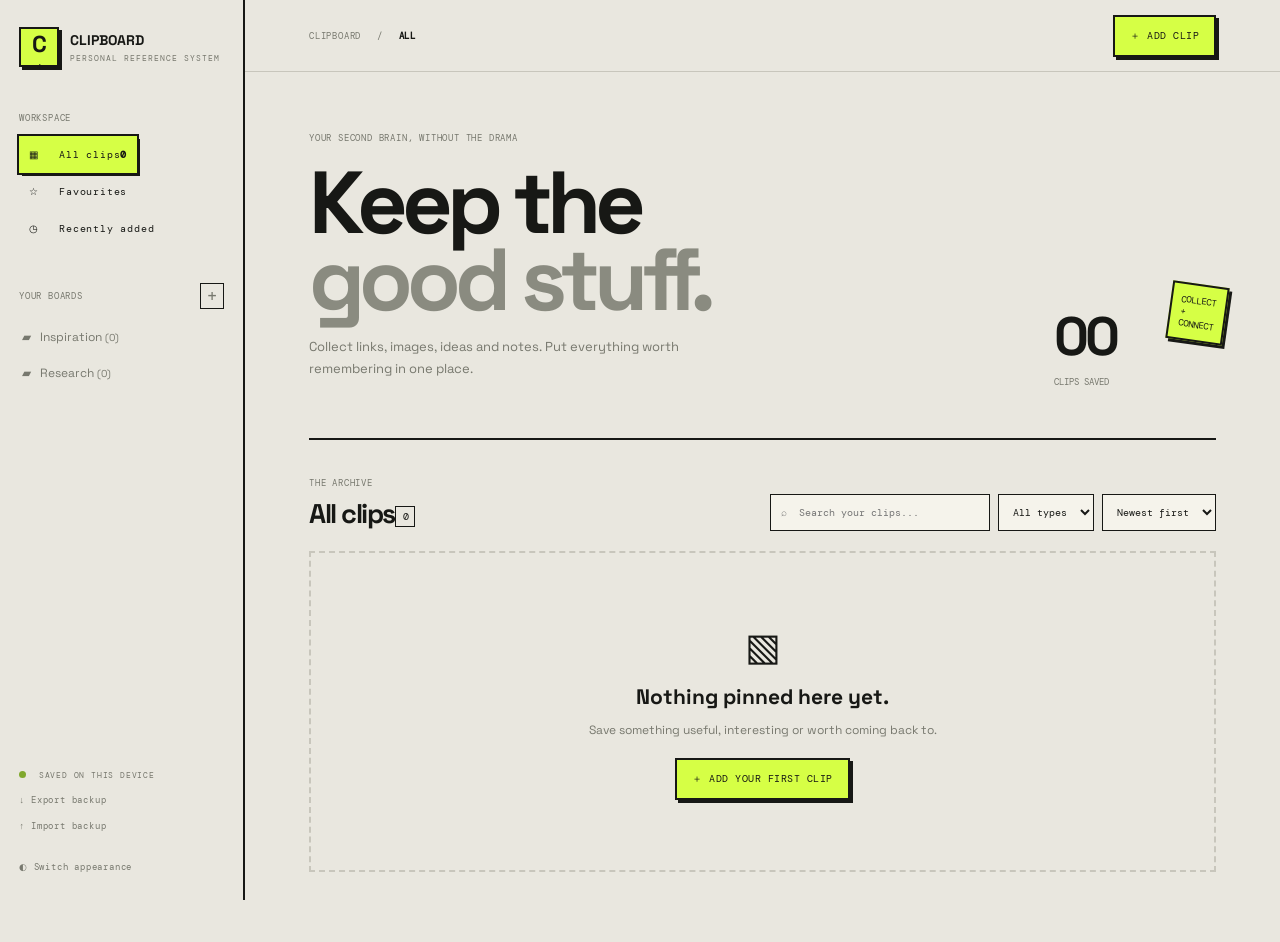
<file: index.html>
<!doctype html>
<html lang="en"><head><meta charset="utf-8"><meta name="viewport" content="width=device-width,initial-scale=1"><title>ClipBoard — Collect what matters</title><link rel="preconnect" href="https://fonts.googleapis.com"><link href="https://fonts.googleapis.com/css2?family=DM+Mono:wght@400;500&family=Space+Grotesk:wght@400;500;600;700&display=swap" rel="stylesheet"><link rel="stylesheet" href="style.css"></head>
<body><div class="app">
<aside class="sidebar"><a class="brand" href="#"><span class="mark">C<span>+</span></span><span>CLIPBOARD<small>PERSONAL REFERENCE SYSTEM</small></span></a>
<div class="side-label">WORKSPACE</div><nav><button class="nav active" data-view="all">▦ &nbsp; All clips <b id="all-count">0</b></button><button class="nav" data-view="favorites">☆ &nbsp; Favourites</button><button class="nav" data-view="recent">◷ &nbsp; Recently added</button></nav>
<div class="side-label board-head">YOUR BOARDS <button id="add-board-side">+</button></div><div id="board-list" class="board-list"></div>
<div class="side-bottom"><span class="saved"><i></i> SAVED ON THIS DEVICE</span><button class="plain" id="export">↓ Export backup</button><label class="plain import">↑ Import backup<input id="import" type="file" accept="application/json"></label><button class="plain" id="theme">◐ Switch appearance</button></div></aside>
<main><header class="top"><div class="crumb">CLIPBOARD <span>/</span> <b id="where">ALL CLIPS</b></div><button class="add" id="add">＋ ADD CLIP</button></header>
<section class="content"><div class="hero"><div><div class="eyebrow">YOUR SECOND BRAIN, WITHOUT THE DRAMA</div><h1>Keep the<br><em>good stuff.</em></h1><p>Collect links, images, ideas and notes. Put everything worth remembering in one place.</p></div><div class="hero-count"><strong id="total">00</strong><span>CLIPS SAVED</span><div class="sticker">COLLECT<br>+ CONNECT</div></div></div>
<div class="section-head"><div><div class="eyebrow">THE ARCHIVE</div><h2 id="heading">All clips <small id="subcount">0</small></h2></div><div class="tools"><input id="search" placeholder="⌕  Search your clips..."><select id="type-filter"><option value="">All types</option><option>Link</option><option>Image</option><option>Note</option><option>Idea</option></select><select id="sort"><option value="new">Newest first</option><option value="old">Oldest first</option><option value="az">Title A–Z</option></select></div></div>
<div id="grid" class="grid"></div><div id="empty" class="empty"><div>▧</div><h3>Nothing pinned here yet.</h3><p>Save something useful, interesting or worth coming back to.</p><button class="add" id="empty-add">＋ ADD YOUR FIRST CLIP</button></div>
</section></main></div>
<dialog id="clip-modal"><form id="clip-form"><div class="modal-head"><div><div class="eyebrow">NEW REFERENCE</div><h2 id="modal-title">Add a clip</h2></div><button type="button" class="x" data-close="clip-modal">×</button></div><input type="hidden" name="id"><div class="fields"><label>CLIP TITLE<input name="title" required maxlength="100" placeholder="Give it a name"></label><label>TYPE<select name="type"><option>Link</option><option>Image</option><option>Note</option><option>Idea</option></select></label><label class="wide">URL <span>OPTIONAL — FOR LINKS OR IMAGE REFERENCES</span><input name="url" type="url" placeholder="https://..."></label><label class="wide">DESCRIPTION / NOTES<textarea name="description" rows="4" maxlength="1200" placeholder="Why did you save this? Add details..."></textarea></label><label>BOARD<select name="board" id="board-select"><option value="">Unsorted</option></select></label><label>TAG<input name="tag" maxlength="30" placeholder="design, research..."></label><label class="wide">IMAGE PREVIEW URL <span>OPTIONAL — PUBLIC IMAGE LINK</span><input name="image" type="url" placeholder="https://..."></label></div><div class="modal-actions"><button type="button" class="outline" data-close="clip-modal">CANCEL</button><button class="add">SAVE CLIP ↗</button></div></form></dialog>
<dialog id="board-modal"><form id="board-form"><div class="modal-head"><div><div class="eyebrow">MAKE A SPACE</div><h2>New board</h2></div><button type="button" class="x" data-close="board-modal">×</button></div><label>BOARD NAME<input name="name" required maxlength="35" placeholder="Visual inspiration"></label><label>DESCRIPTION<input name="description" maxlength="90" placeholder="What's this board for?"></label><div class="modal-actions"><button type="button" class="outline" data-close="board-modal">CANCEL</button><button class="add">CREATE ↗</button></div></form></dialog>
<dialog id="detail-modal"><div id="detail"></div></dialog><div id="toast" role="status"></div><script src="script.js"></script></body></html>
</file>
<file: style.css>
*{box-sizing:border-box}:root{--bg:#e9e7df;--ink:#171815;--muted:#77786e;--line:#c8c6bc;--card:#f5f3eb;--lime:#d6ff45;--mono:"DM Mono",monospace;--sans:"Space Grotesk",sans-serif}body.dark{--bg:#171815;--ink:#f0eee5;--muted:#aaa99f;--line:#44453e;--card:#23241f}body{margin:0;background:var(--bg);color:var(--ink);font-family:var(--sans)}button,input,select,textarea{font:inherit;color:inherit}button{cursor:pointer}.app{min-height:100vh;display:grid;grid-template-columns:245px 1fr}.sidebar{height:100vh;position:sticky;top:0;border-right:2px solid var(--ink);padding:27px 19px;display:flex;flex-direction:column}.brand{display:flex;align-items:center;gap:11px;color:var(--ink);text-decoration:none;font-weight:700;font-size:14px}.brand small{display:block;font:8px var(--mono);letter-spacing:1px;color:var(--muted);margin-top:4px}.mark{width:40px;height:40px;background:var(--lime);border:2px solid var(--ink);box-shadow:3px 3px 0 var(--ink);display:grid;place-items:center;font-size:23px;color:#171815}.mark span{font-size:12px}.side-label,.eyebrow,.crumb,.saved,.plain,.nav,.fields label,.side-bottom{font-family:var(--mono);letter-spacing:.8px}.side-label{font-size:9px;color:var(--muted);margin:45px 0 12px}.nav{border:0;background:none;text-align:left;padding:12px 10px;font-size:10px;display:flex;align-items:center}.nav b{margin-left:auto}.nav.active{background:var(--lime);color:#171815;outline:2px solid var(--ink);box-shadow:3px 3px 0 var(--ink)}.board-head{display:flex;justify-content:space-between;align-items:center;margin-top:36px}.board-head button{background:none;border:1px solid var(--ink);font-size:17px}.board-list{display:grid;gap:4px}.board-link{border:0;background:none;text-align:left;padding:8px 3px;font-size:12px;color:var(--muted)}.board-link:hover{color:var(--ink)}.side-bottom{margin-top:auto;display:grid;gap:14px}.saved{font-size:8px;color:var(--muted)}.saved i{display:inline-block;width:7px;height:7px;border-radius:50%;background:#80a82d;margin-right:7px}.plain{border:0;background:none;text-align:left;padding:0;color:var(--muted);font-size:9px}.plain:hover{color:var(--ink)}.import input{display:none}main{min-width:0}.top{height:72px;border-bottom:1px solid var(--line);display:flex;justify-content:space-between;align-items:center;padding:0 5vw}.crumb{font-size:9px;color:var(--muted)}.crumb span{padding:0 10px}.crumb b{color:var(--ink)}.add{background:var(--lime);color:#171815;border:2px solid #171815;box-shadow:3px 3px 0 #171815;padding:12px 15px;font:10px var(--mono);letter-spacing:.5px}.add:hover{transform:translate(2px,2px);box-shadow:1px 1px 0 #171815}.content{padding:0 5vw 70px}.hero{padding:60px 0 45px;border-bottom:2px solid var(--ink);display:flex;justify-content:space-between;align-items:end}.eyebrow{font:9px var(--mono);color:var(--muted)}h1{font-size:clamp(52px,7vw,88px);line-height:.88;letter-spacing:-6px;margin:20px 0 17px}h1 em{font-style:normal;color:#8a8b80}.hero p{font-size:13px;line-height:1.7;color:var(--muted);max-width:400px}.hero-count{position:relative;display:grid;gap:5px;margin:0 100px 5px 20px}.hero-count strong{font-size:54px;letter-spacing:-4px}.hero-count span{font:9px var(--mono);color:var(--muted)}.sticker{position:absolute;left:115px;top:-18px;background:var(--lime);color:#171815;border:2px solid #171815;padding:9px;font:9px var(--mono);transform:rotate(8deg);box-shadow:3px 3px 0 #171815}.section-head{display:flex;align-items:end;justify-content:space-between;margin:37px 0 20px;gap:20px}.section-head h2{font-size:27px;letter-spacing:-1.5px;margin:7px 0 0}.section-head h2 small{font:10px var(--mono);border:1px solid var(--ink);padding:3px 7px;vertical-align:middle}.tools{display:flex;gap:8px}.tools input,.tools select{background:var(--card);border:1px solid var(--ink);padding:10px;font:10px var(--mono);min-width:0}.tools input{width:220px}.grid{display:grid;grid-template-columns:repeat(3,minmax(0,1fr));gap:18px}.clip{background:var(--card);border:2px solid var(--ink);box-shadow:4px 4px 0 var(--ink);min-width:0;cursor:pointer;transition:.12s}.clip:hover{transform:translate(2px,2px);box-shadow:2px 2px 0 var(--ink)}.preview{height:145px;background:var(--tone,#d7d4c8);display:grid;place-items:center;position:relative;overflow:hidden;border-bottom:2px solid var(--ink);color:#171815}.preview img{width:100%;height:100%;object-fit:cover}.preview .symbol{font-size:55px;font-weight:700;opacity:.6}.type{position:absolute;left:10px;top:10px;background:var(--lime);border:1px solid #171815;padding:4px 6px;font:8px var(--mono);color:#171815}.clip-body{padding:14px}.clip-title{font-size:16px;font-weight:700;white-space:nowrap;overflow:hidden;text-overflow:ellipsis}.clip-desc{font-size:11px;line-height:1.55;color:var(--muted);margin-top:7px;min-height:34px;display:-webkit-box;-webkit-line-clamp:2;-webkit-box-orient:vertical;overflow:hidden}.clip-foot{display:flex;justify-content:space-between;align-items:center;margin-top:14px;font:8px var(--mono);color:var(--muted)}.tag{background:var(--bg);padding:4px 6px;border:1px solid var(--line)}.fav{font-size:17px;color:var(--ink)}.empty{text-align:center;padding:70px 20px;border:2px dashed var(--line);display:none}.empty.show{display:block}.empty>div{font-size:38px}.empty h3{font-size:21px;margin:12px 0 5px}.empty p{font-size:12px;color:var(--muted);margin-bottom:20px}dialog{background:var(--bg);color:var(--ink);border:2px solid var(--ink);box-shadow:8px 8px 0 var(--ink);width:min(600px,calc(100% - 28px));max-height:90vh;overflow:auto;padding:24px}dialog::backdrop{background:#10110fcc;backdrop-filter:blur(3px)}form{margin:0}.modal-head{display:flex;justify-content:space-between;align-items:start;margin-bottom:22px}.modal-head h2{font-size:27px;letter-spacing:-1px;margin:7px 0}.x{border:1px solid var(--ink);background:none;font-size:23px;width:34px;height:34px}.fields{display:grid;grid-template-columns:1fr 1fr;gap:0 14px}.fields .wide{grid-column:1/-1}label{display:grid;gap:7px;margin-bottom:15px;font:9px var(--mono);color:var(--muted)}label span{font-size:8px}input,textarea,select{min-width:0}dialog input,dialog textarea,dialog select{width:100%;background:var(--card);color:var(--ink);border:1px solid var(--line);padding:11px;font:12px var(--sans);outline:0}dialog input:focus,dialog textarea:focus,dialog select:focus{border-color:var(--ink);box-shadow:2px 2px 0 var(--lime)}.modal-actions{display:flex;justify-content:flex-end;gap:10px;margin-top:15px}.outline{background:none;border:1px solid var(--ink);padding:11px 14px;font:10px var(--mono)}.detail-image{width:100%;max-height:240px;object-fit:cover;border:2px solid var(--ink);margin-bottom:15px}.detail-title{font-size:30px;letter-spacing:-1.5px;margin:8px 0}.detail-desc{font-size:13px;line-height:1.7;color:var(--muted);white-space:pre-wrap}.detail-buttons{display:flex;gap:9px;flex-wrap:wrap;margin-top:20px}.danger{background:none;border:1px solid #b44;color:#b44;padding:10px;font:9px var(--mono)}.toast{position:fixed;right:20px;bottom:20px;background:var(--ink);color:var(--bg);padding:13px 17px;font:10px var(--mono);box-shadow:4px 4px 0 var(--lime);opacity:0;transform:translateY(8px);transition:.2s}.toast.show{opacity:1;transform:none}@media(max-width:950px){.grid{grid-template-columns:repeat(2,1fr)}.hero-count{margin-right:70px}}@media(max-width:680px){.app{display:block}.sidebar{height:auto;min-height:0;position:relative;padding:13px 16px;border-right:0;border-bottom:2px solid var(--ink)}.side-label,.board-list,.side-bottom{display:none}.nav{display:inline-flex;padding:9px 8px}.sidebar nav{display:flex;overflow:auto;margin-top:13px}.top{height:58px;padding:0 16px}.content{padding:0 16px 45px}.hero{padding:40px 0 27px}.hero h1{font-size:58px;letter-spacing:-4px}.hero-count{margin:22px 0 0}.sticker{left:95px}.hero{display:block}.section-head{display:block}.tools{margin-top:15px;flex-wrap:wrap}.tools input{width:100%;flex-basis:100%}.tools select{flex:1}.grid{grid-template-columns:repeat(2,minmax(0,1fr));gap:13px}.preview{height:110px}.clip-body{padding:10px}.clip-title{font-size:13px}.clip-desc{font-size:10px}.fields{grid-template-columns:1fr}.fields .wide{grid-column:auto}dialog{padding:17px}}
</file>
